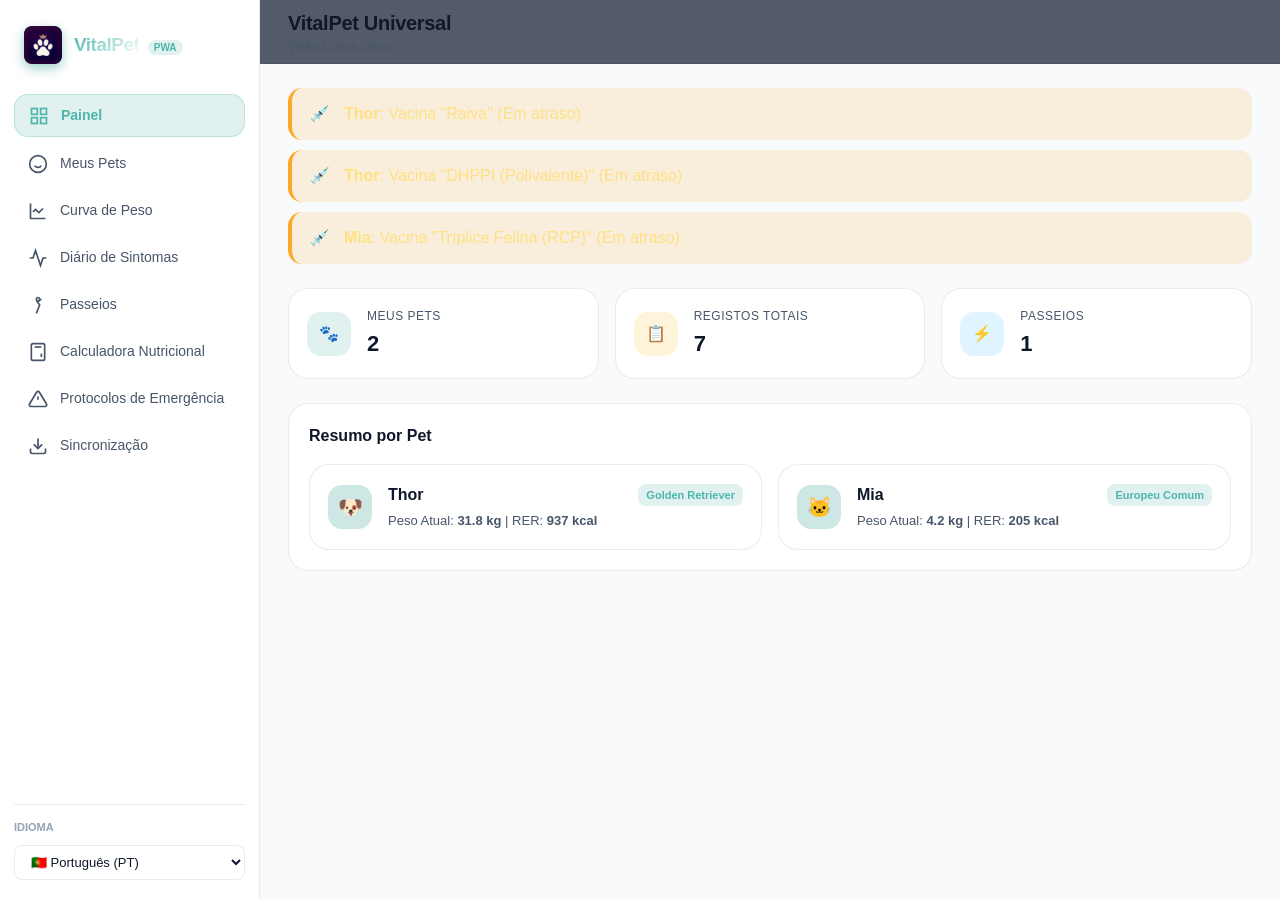
<file: index.html>
<!DOCTYPE html>
<html lang="pt">
<head>
  <meta charset="UTF-8">
  <meta name="viewport" content="width=device-width, initial-scale=1.0, maximum-scale=1.0, user-scalable=no">
  <title>VitalPet — Gestão Nutricional e Clínica Veterinária</title>
  
  <!-- PWA Meta Tags -->
  <link rel="manifest" href="./manifest.json">
  <meta name="theme-color" content="#00695C">
  <meta name="apple-mobile-web-app-capable" content="yes">
  <meta name="apple-mobile-web-app-status-bar-style" content="black-translucent">
  <link rel="apple-touch-icon" href="./icons/icon-192.png">
  <link rel="icon" type="image/png" href="./icons/icon-192.png">
  
  <!-- Stylesheets -->
  <link rel="stylesheet" href="./css/app.css">
</head>
<body class="theme-auto">
  <div class="app-container">
    
    <!-- Sidebar (Desktop / Tablet) -->
    <aside class="sidebar">
      <div class="brand">
        <div class="brand-icon">
          <img src="./icons/icon-192.png" alt="VitalPet Logo">
        </div>
        <div>
          <span class="brand-title">VitalPet</span>
          <span class="brand-badge">PWA</span>
        </div>
      </div>

      <ul class="nav-links">
        <li>
          <a class="nav-item active" data-tab="dashboard" onclick="switchTab('dashboard')">
            <svg viewBox="0 0 24 24" fill="none" stroke="currentColor" stroke-width="2"><rect x="3" y="3" width="7" height="7"/><rect x="14" y="3" width="7" height="7"/><rect x="14" y="14" width="7" height="7"/><rect x="3" y="14" width="7" height="7"/></svg>
            <span data-i18n="Painel">Painel</span>
          </a>
        </li>
        <li>
          <a class="nav-item" data-tab="pets" onclick="switchTab('pets')">
            <svg viewBox="0 0 24 24" fill="none" stroke="currentColor" stroke-width="2"><circle cx="12" cy="12" r="10"/><path d="M8 14s1.5 2 4 2 4-2 4-2"/><line x1="9" y1="9" x2="9.01" y2="9"/><line x1="15" y1="9" x2="15.01" y2="9"/></svg>
            <span data-i18n="Meus Pets">Meus Pets</span>
          </a>
        </li>
        <li>
          <a class="nav-item" data-tab="weight" onclick="switchTab('weight')">
            <svg viewBox="0 0 24 24" fill="none" stroke="currentColor" stroke-width="2"><path d="M3 3v18h18"/><path d="M18 9l-5 5-4-4-3 3"/></svg>
            <span data-i18n="Curva de Peso">Curva de Peso</span>
          </a>
        </li>
        <li>
          <a class="nav-item" data-tab="symptoms" onclick="switchTab('symptoms')">
            <svg viewBox="0 0 24 24" fill="none" stroke="currentColor" stroke-width="2"><path d="M22 12h-4l-3 9L9 3l-3 9H2"/></svg>
            <span data-i18n="Diário de Sintomas">Diário de Sintomas</span>
          </a>
        </li>
        <li>
          <a class="nav-item" data-tab="walks" onclick="switchTab('walks')">
            <svg viewBox="0 0 24 24" fill="none" stroke="currentColor" stroke-width="2"><circle cx="12" cy="5" r="2"/><path d="M10 22l4-10-3-4 5-3"/></svg>
            <span data-i18n="Passeios">Passeios</span>
          </a>
        </li>
        <li>
          <a class="nav-item" data-tab="calculator" onclick="switchTab('calculator')">
            <svg viewBox="0 0 24 24" fill="none" stroke="currentColor" stroke-width="2"><rect x="4" y="2" width="16" height="20" rx="2"/><line x1="8" y1="6" x2="16" y2="6"/><line x1="16" y1="14" x2="16" y2="18"/><path d="M8 10h.01"/><path d="M12 10h.01"/><path d="M16 10h.01"/><path d="M8 14h.01"/><path d="M12 14h.01"/><path d="M8 18h.01"/><path d="M12 18h.01"/></svg>
            <span data-i18n="Calculadora Nutricional">Calculadora WSAVA</span>
          </a>
        </li>
        <li>
          <a class="nav-item" data-tab="emergency" onclick="switchTab('emergency')">
            <svg viewBox="0 0 24 24" fill="none" stroke="currentColor" stroke-width="2"><path d="M10.29 3.86L1.82 18a2 2 0 0 0 1.71 3h16.94a2 2 0 0 0 1.71-3L13.71 3.86a2 2 0 0 0-3.42 0z"/><line x1="12" y1="9" x2="12" y2="13"/><line x1="12" y1="17" x2="12.01" y2="17"/></svg>
            <span data-i18n="Protocolos de Emergência">Emergências</span>
          </a>
        </li>
        <li>
          <a class="nav-item" data-tab="sync" onclick="switchTab('sync')">
            <svg viewBox="0 0 24 24" fill="none" stroke="currentColor" stroke-width="2"><path d="M21 15v4a2 2 0 0 1-2 2H5a2 2 0 0 1-2-2v-4"/><polyline points="7 10 12 15 17 10"/><line x1="12" y1="15" x2="12" y2="3"/></svg>
            <span data-i18n="Sincronização">Backup & Sync</span>
          </a>
        </li>
      </ul>

      <div class="sidebar-footer">
        <label style="font-size:11px; font-weight:700; color:var(--text-dim); text-transform:uppercase;" data-i18n="Idioma">Idioma</label>
        <select id="language-select" class="lang-selector"></select>
      </div>
    </aside>

    <!-- Main App Body -->
    <main class="main-wrapper">
      <header class="top-header">
        <div class="header-title-group">
          <h1>VitalPet Universal</h1>
          <p data-i18n="Visão Clínica Geral">Gestão Nutricional e Clínica Veterinária</p>
        </div>
        <div class="header-actions">
          <button id="pwa-install-btn" class="btn btn-primary" style="display:none;">
            <span>⬇️</span> <span data-i18n="Instalar PWA">Instalar PWA</span>
          </button>
        </div>
      </header>

      <div class="content-body">
        
        <!-- Tab 1: Dashboard -->
        <section id="tab-dashboard" class="tab-page active">
          <!-- Alertas Clínicos -->
          <div id="dash-alerts-container" class="alerts-container"></div>

          <!-- Estatísticas Globais -->
          <div class="grid-stats">
            <div class="stat-card">
              <div class="stat-icon" style="background:var(--primary-soft); color:var(--primary-light);">🐾</div>
              <div class="stat-info">
                <h4 data-i18n="Meus Pets">Meus Pets</h4>
                <div id="stat-total-pets" class="stat-value">0</div>
              </div>
            </div>
            <div class="stat-card">
              <div class="stat-icon" style="background:var(--accent-soft); color:var(--accent);">📋</div>
              <div class="stat-info">
                <h4 data-i18n="Registos Totais">Registos Totais</h4>
                <div id="stat-total-logs" class="stat-value">0</div>
              </div>
            </div>
            <div class="stat-card">
              <div class="stat-icon" style="background:var(--info-soft); color:var(--info);">⚡</div>
              <div class="stat-info">
                <h4 data-i18n="Passeios">Passeios</h4>
                <div id="stat-total-walks" class="stat-value">0</div>
              </div>
            </div>
          </div>

          <!-- Resumo de Pets -->
          <div class="panel">
            <div class="panel-header">
              <h3 class="panel-title" data-i18n="Resumo por Pet">Resumo por Pet</h3>
            </div>
            <div id="dash-pets-grid" style="display:grid; grid-template-columns:repeat(auto-fit, minmax(280px, 1fr)); gap:16px;"></div>
          </div>
        </section>

        <!-- Tab 2: Pets View -->
        <section id="tab-pets" class="tab-page">
          <div class="panel-header" style="margin-bottom:20px; display:flex; justify-content:space-between; align-items:center;">
            <h2 data-i18n="Meus Pets">Meus Pets</h2>
            <button class="btn btn-primary" onclick="openModal('modal-add-pet')">
              <span>+</span> <span data-i18n="Adicionar Pet">Adicionar Pet</span>
            </button>
          </div>
          <div id="pets-list-container"></div>
        </section>

        <!-- Tab 3: Weight Evolution -->
        <section id="tab-weight" class="tab-page">
          <div class="split-layout">
            <div class="panel">
              <h3 class="panel-title" style="margin-bottom:12px;" data-i18n="Selecionar Pet">Selecionar Pet</h3>
              <div id="weight-pet-chips" class="pet-chips-list"></div>
              <button class="btn btn-primary" style="width:100%;" onclick="openModal('modal-add-weight')">
                <span>+</span> <span data-i18n="Novo Registo de Peso">Novo Registo de Peso</span>
              </button>
            </div>
            <div class="panel">
              <div class="panel-header">
                <h3 class="panel-title"><span id="weight-pet-name">Pet</span> — <span data-i18n="Curva de Peso">Curva de Peso</span></h3>
              </div>
              <div class="chart-container">
                <svg id="weight-chart-svg" class="chart-svg"></svg>
              </div>
              <h4 style="margin:20px 0 10px; font-size:14px;" data-i18n="Histórico Clínico">Histórico Clínico</h4>
              <div id="weight-logs-list" class="timeline-list"></div>
            </div>
          </div>
        </section>

        <!-- Tab 4: Symptom Journal -->
        <section id="tab-symptoms" class="tab-page">
          <div class="split-layout">
            <div class="panel">
              <h3 class="panel-title" style="margin-bottom:12px;" data-i18n="Selecionar Pet">Selecionar Pet</h3>
              <div id="symptoms-pet-chips" class="pet-chips-list"></div>
              <button class="btn btn-primary" style="width:100%;" onclick="openModal('modal-add-symptom')">
                <span>+</span> <span data-i18n="Registar Sintoma">Registar Sintoma</span>
              </button>
            </div>
            <div class="panel">
              <div class="panel-header">
                <h3 class="panel-title"><span id="symptoms-pet-name">Pet</span> — <span data-i18n="Diário de Sintomas">Diário Clínico</span></h3>
              </div>
              <div id="symptoms-logs-list" class="timeline-list"></div>
            </div>
          </div>
        </section>

        <!-- Tab 5: Walks View -->
        <section id="tab-walks" class="tab-page">
          <div class="split-layout">
            <div class="panel">
              <h3 class="panel-title" style="margin-bottom:12px;" data-i18n="Selecionar Pet">Selecionar Pet</h3>
              <div id="walks-pet-chips" class="pet-chips-list"></div>
            </div>
            <div class="panel">
              <div class="panel-header">
                <h3 class="panel-title"><span id="walks-pet-name">Pet</span> — <span data-i18n="Histórico de Passeios">Histórico de Passeios</span></h3>
              </div>
              <div id="walks-logs-list" class="timeline-list"></div>
            </div>
          </div>
        </section>

        <!-- Tab 6: Nutritional Calculator WSAVA -->
        <section id="tab-calculator" class="tab-page">
          <div class="split-layout">
            <div class="panel">
              <h3 class="panel-title" style="margin-bottom:16px;" data-i18n="Parâmetros WSAVA">Parâmetros WSAVA</h3>
              <div class="form-group" style="margin-bottom:12px;">
                <label data-i18n="Peso Atual">Peso (kg)</label>
                <input id="calc-weight" type="number" step="0.1" class="form-input" value="10" oninput="recomputeNutrition()">
              </div>
              <div class="form-group" style="margin-bottom:12px;">
                <label data-i18n="Espécie">Espécie</label>
                <select id="calc-species" class="form-select" onchange="recomputeNutrition()">
                  <option value="DOG" selected>Cão (Canino)</option>
                  <option value="CAT">Gato (Felino)</option>
                </select>
              </div>
              <div class="form-group" style="margin-bottom:12px;">
                <label data-i18n="Estado Fisiológico">Estado Fisiológico</label>
                <select id="calc-stage" class="form-select" onchange="recomputeNutrition()">
                  <option value="MAINTENANCE" selected data-i18n="Adulto Manutenção">Adulto Manutenção</option>
                  <option value="WEIGHT_LOSS" data-i18n="Perda de Peso (Obesidade)">Perda de Peso (Obesidade)</option>
                  <option value="PUPPY" data-i18n="Cachorro / Filhote">Cachorro / Filhote</option>
                  <option value="SENIOR" data-i18n="Sénior / Geriátrico">Sénior / Geriátrico</option>
                </select>
              </div>
              <div class="form-group" style="margin-bottom:12px;">
                <label data-i18n="Esterilizado?">Esterilizado?</label>
                <select id="calc-neutered" class="form-select" onchange="recomputeNutrition()">
                  <option value="true" selected data-i18n="Sim (Castrado)">Sim (Castrado)</option>
                  <option value="false" data-i18n="Não (Inteiro)">Não (Inteiro)</option>
                </select>
              </div>
              <div class="form-group">
                <label data-i18n="Densidade Calórica da Ração (kcal/kg)">Densidade Calórica da Ração (kcal/kg)</label>
                <input id="calc-kcal" type="number" class="form-input" value="3750" oninput="recomputeNutrition()">
              </div>
            </div>

            <div class="panel">
              <h3 class="panel-title" style="margin-bottom:16px;" data-i18n="Resultado Metabólico WSAVA">Resultado Metabólico WSAVA</h3>
              <div class="grid-stats">
                <div class="stat-card">
                  <div class="stat-info">
                    <h4>RER (Basal)</h4>
                    <div id="calc-rer-val" class="stat-value" style="color:var(--primary-light);">--</div>
                  </div>
                </div>
                <div class="stat-card">
                  <div class="stat-info">
                    <h4>Fator DER</h4>
                    <div id="calc-factor-val" class="stat-value" style="color:var(--accent);">--</div>
                  </div>
                </div>
                <div class="stat-card">
                  <div class="stat-info">
                    <h4>DER Total</h4>
                    <div id="calc-der-val" class="stat-value" style="color:#66BB6A;">--</div>
                  </div>
                </div>
                <div class="stat-card">
                  <div class="stat-info">
                    <h4>Dose Diária Recomendada</h4>
                    <div id="calc-grams-val" class="stat-value" style="color:#29B6F6;">--</div>
                  </div>
                </div>
              </div>
              <p style="font-size:12px; color:var(--text-muted); margin-top:14px;">
                Fórmula oficial WSAVA: <code>RER = 70 × (peso em kg)^0.75</code>. Doses e multiplicadores validados pelas diretrizes globais de nutrição veterinária.
              </p>
            </div>
          </div>
        </section>

        <!-- Tab 7: Emergency Protocols -->
        <section id="tab-emergency" class="tab-page">
          <div class="panel">
            <h2 style="font-size:18px; font-weight:800; color:var(--danger); margin-bottom:16px;">
              🚨 <span data-i18n="Protocolos de Socorro Imediato">Protocolos de Socorro Imediato</span>
            </h2>
            <div style="display:grid; grid-template-columns:repeat(auto-fit, minmax(280px, 1fr)); gap:16px;">
              <div class="log-card" style="border-left: 4px solid var(--danger);">
                <h3 style="font-size:15px; font-weight:700; color:#EF5350;" data-i18n="Intoxicação / Alimentos Tóxicos">Intoxicação / Alimentos Tóxicos</h3>
                <p style="font-size:13px; color:var(--text-muted); margin-top:6px;">
                  Chocolate, uvas, cebola, alho ou xilitol. <strong>NÃO induzir o vómito</strong> se o animal ingeriu substâncias corrosivas ou estiver inconsciente.
                </p>
              </div>
              <div class="log-card" style="border-left: 4px solid #FFA726;">
                <h3 style="font-size:15px; font-weight:700; color:#FFA726;" data-i18n="Golpe de Calor (Hipertermia)">Golpe de Calor (Hipertermia)</h3>
                <p style="font-size:13px; color:var(--text-muted); margin-top:6px;">
                  Arrefeça com água fresca a morna (NUNCA água gelada). Foque nas patas, virilha e pescoço. Dirija-se imediatamente ao hospital.
                </p>
              </div>
              <div class="log-card" style="border-left: 4px solid #42A5F5;">
                <h3 style="font-size:15px; font-weight:700; color:#42A5F5;" data-i18n="Engasgamento">Engasgamento</h3>
                <p style="font-size:13px; color:var(--text-muted); margin-top:6px;">
                  Abra a boca e verifique corpos estranhos visíveis. Se o animal colapsar, aplique manobra de Heimlich adaptada para cães/gatos.
                </p>
              </div>
            </div>
          </div>
        </section>

        <!-- Tab 8: Backup & Sync -->
        <section id="tab-sync" class="tab-page">
          <div class="panel" style="max-width:600px;">
            <h3 class="panel-title" style="margin-bottom:16px;" data-i18n="Sincronização">Sincronização e Backup Universal</h3>
            <p style="font-size:13px; color:var(--text-muted); margin-bottom:20px;">
              O VitalPet PWA é 100% compatível com a aplicação Android, iOS e Windows. Pode exportar o seu ficheiro de dados ou importar um backup gerado em qualquer dispositivo.
            </p>
            <div style="display:flex; gap:12px; flex-wrap:wrap;">
              <button class="btn btn-primary" onclick="PetStore.exportBackup()">
                <span>⬇️</span> <span data-i18n="Exportar Backup">Exportar Backup JSON</span>
              </button>
              <label class="btn btn-outline" style="cursor:pointer;">
                <span>⬆️</span> <span data-i18n="Importar Backup">Importar Backup JSON</span>
                <input type="file" accept=".json" style="display:none;" onchange="
                  const file = this.files[0];
                  if (file) {
                    const reader = new FileReader();
                    reader.onload = (e) => PetStore.importBackup(e.target.result);
                    reader.readAsText(file);
                  }
                ">
              </label>
            </div>
          </div>
        </section>

      </div>
    </main>

    <!-- Mobile Bottom Navigation -->
    <nav class="mobile-nav">
      <a class="mobile-nav-item active" data-tab="dashboard" onclick="switchTab('dashboard')">
        <span>📊</span><span data-i18n="Painel">Painel</span>
      </a>
      <a class="mobile-nav-item" data-tab="weight" onclick="switchTab('weight')">
        <span>📈</span><span data-i18n="Curva de Peso">Peso</span>
      </a>
      <a class="mobile-nav-item" data-tab="symptoms" onclick="switchTab('symptoms')">
        <span>🩺</span><span data-i18n="Diário de Sintomas">Sintomas</span>
      </a>
      <a class="mobile-nav-item" data-tab="calculator" onclick="switchTab('calculator')">
        <span>🧮</span><span>WSAVA</span>
      </a>
      <a class="mobile-nav-item" data-tab="sync" onclick="switchTab('sync')">
        <span>🔄</span><span data-i18n="Sincronização">Sync</span>
      </a>
    </nav>
  </div>

  <!-- Modal: Adicionar Pet -->
  <div id="modal-add-pet" class="modal-overlay">
    <div class="modal-box">
      <h3 style="font-size:16px; font-weight:700;" data-i18n="Adicionar Pet">Adicionar Pet</h3>
      <div class="form-group">
        <label data-i18n="Nome">Nome</label>
        <input id="new-pet-name" type="text" class="form-input" placeholder="Ex: Bobi, Luna">
      </div>
      <div class="form-group">
        <label data-i18n="Espécie">Espécie</label>
        <select id="new-pet-species" class="form-select">
          <option value="DOG" selected>Cão (Canino)</option>
          <option value="CAT">Gato (Felino)</option>
        </select>
      </div>
      <div class="form-group">
        <label data-i18n="Raça">Raça</label>
        <input id="new-pet-breed" type="text" class="form-input" placeholder="Ex: Labrador, Europeu Comum">
      </div>
      <div class="form-group">
        <label data-i18n="Peso Atual">Peso Atual (kg)</label>
        <input id="new-pet-weight" type="number" step="0.1" class="form-input" placeholder="Ex: 12.5">
      </div>
      <div class="form-group">
        <label data-i18n="Peso Alvo">Peso Alvo (kg)</label>
        <input id="new-pet-target-weight" type="number" step="0.1" class="form-input" placeholder="Ex: 12.0">
      </div>
      <div class="form-group">
        <label data-i18n="Esterilizado?">Esterilizado?</label>
        <select id="new-pet-neutered" class="form-select">
          <option value="true" selected data-i18n="Sim (Castrado)">Sim (Castrado)</option>
          <option value="false" data-i18n="Não (Inteiro)">Não (Inteiro)</option>
        </select>
      </div>
      <div style="display:flex; justify-content:flex-end; gap:8px; margin-top:10px;">
        <button class="btn btn-outline" onclick="closeModal('modal-add-pet')" data-i18n="Cancelar">Cancelar</button>
        <button class="btn btn-primary" onclick="saveNewPet()" data-i18n="Guardar">Guardar</button>
      </div>
    </div>
  </div>

  <!-- Modal: Novo Registo de Peso -->
  <div id="modal-add-weight" class="modal-overlay">
    <div class="modal-box">
      <h3 style="font-size:16px; font-weight:700;" data-i18n="Novo Registo de Peso">Novo Registo de Peso</h3>
      <div class="form-group">
        <label data-i18n="Peso (kg)">Peso (kg)</label>
        <input id="new-weight-val" type="number" step="0.05" class="form-input" placeholder="Ex: 31.8">
      </div>
      <div class="form-group">
        <label data-i18n="Nota (opcional)">Nota (opcional)</label>
        <input id="new-weight-note" type="text" class="form-input" placeholder="Ex: Pesagem na clínica">
      </div>
      <div style="display:flex; justify-content:flex-end; gap:8px; margin-top:10px;">
        <button class="btn btn-outline" onclick="closeModal('modal-add-weight')" data-i18n="Cancelar">Cancelar</button>
        <button class="btn btn-primary" onclick="saveWeightLog()" data-i18n="Guardar">Guardar</button>
      </div>
    </div>
  </div>

  <!-- Modal: Registar Sintoma -->
  <div id="modal-add-symptom" class="modal-overlay">
    <div class="modal-box">
      <h3 style="font-size:16px; font-weight:700;" data-i18n="Registar Sintoma">Registar Sintoma</h3>
      <div class="form-group">
        <label data-i18n="Score Fecal WSAVA">Score Fecal (1-7)</label>
        <select id="new-fecal-score" class="form-select">
          <option value="1">Score 1: Muito dura e seca (obstipação)</option>
          <option value="2" selected>Score 2: Firme e bem formada (ideal)</option>
          <option value="3">Score 3: Húmida com forma definida</option>
          <option value="4">Score 4: Muito húmida e pastosa</option>
          <option value="5">Score 5: Semiformada e viscosa</option>
          <option value="6">Score 6: Pastosa sem consistência</option>
          <option value="7">Score 7: Diarreia aquosa líquida</option>
        </select>
      </div>
      <div class="form-group">
        <label data-i18n="Episódios de Vómito">Episódios de Vómito</label>
        <input id="new-vomiting-val" type="number" min="0" value="0" class="form-input">
      </div>
      <div class="form-group">
        <label data-i18n="Apetite">Apetite</label>
        <select id="new-appetite-val" class="form-select">
          <option value="NORMAL" selected>Normal</option>
          <option value="DECREASED">Diminuído</option>
          <option value="ANOREXIC">Recusa Total</option>
          <option value="INCREASED">Aumentado (Polifagia)</option>
        </select>
      </div>
      <div class="form-group">
        <label data-i18n="Energia">Energia</label>
        <select id="new-energy-val" class="form-select">
          <option value="NORMAL" selected>Normal</option>
          <option value="LOW">Baixa Energia</option>
          <option value="LETHARGIC">Letárgico / Prostrado</option>
          <option value="HIGH">Muito Ativo / Agitado</option>
        </select>
      </div>
      <div class="form-group">
        <label data-i18n="Consumo de Água">Consumo de Água</label>
        <select id="new-water-val" class="form-select">
          <option value="NORMAL" selected>Normal</option>
          <option value="DECREASED">Diminuição (Pouca Água)</option>
          <option value="INCREASED">Aumento Excessivo (Polidipsia)</option>
        </select>
      </div>
      <div class="form-group">
        <label data-i18n="Notas Clínicas">Notas Clínicas</label>
        <textarea id="new-symptom-notes" class="form-textarea" rows="2"></textarea>
      </div>
      <div style="display:flex; justify-content:flex-end; gap:8px; margin-top:10px;">
        <button class="btn btn-outline" onclick="closeModal('modal-add-symptom')" data-i18n="Cancelar">Cancelar</button>
        <button class="btn btn-primary" onclick="saveSymptomLog()" data-i18n="Guardar">Guardar</button>
      </div>
    </div>
  </div>

  <!-- Scripts -->
  <script src="./js/app.js"></script>
</body>
</html>
</file>
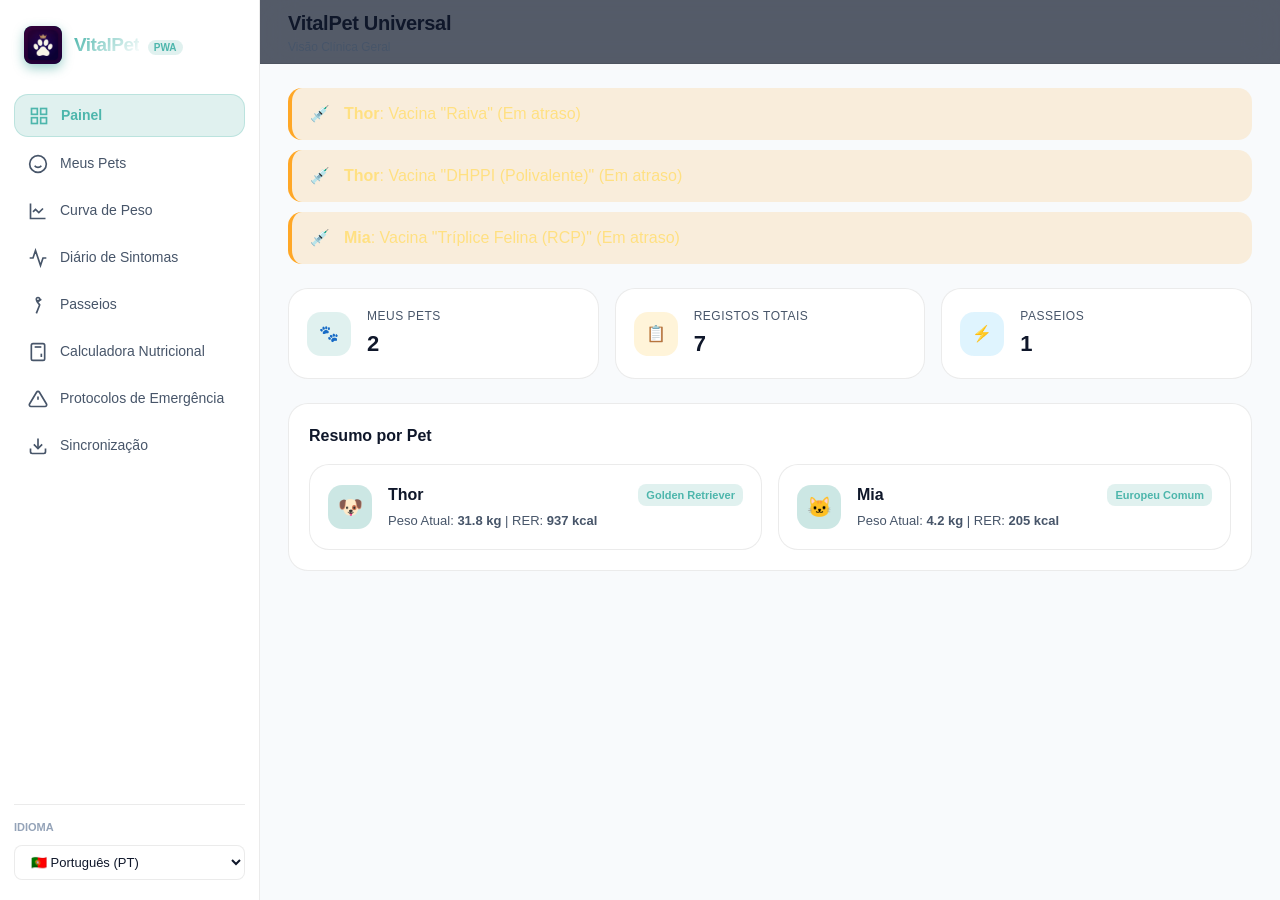
<file: pwa/index.html>
<!DOCTYPE html>
<html lang="pt">
<head>
  <meta charset="UTF-8">
  <meta name="viewport" content="width=device-width, initial-scale=1.0, maximum-scale=1.0, user-scalable=no">
  <title>VitalPet — Gestão Nutricional e Clínica Veterinária</title>
  
  <!-- PWA Meta Tags -->
  <link rel="manifest" href="./manifest.json">
  <meta name="theme-color" content="#00695C">
  <meta name="apple-mobile-web-app-capable" content="yes">
  <meta name="apple-mobile-web-app-status-bar-style" content="black-translucent">
  <link rel="apple-touch-icon" href="./icons/icon-192.png">
  <link rel="icon" type="image/png" href="./icons/icon-192.png">
  
  <!-- Stylesheets -->
  <link rel="stylesheet" href="./css/app.css">
</head>
<body class="theme-auto">
  <div class="app-container">
    
    <!-- Sidebar (Desktop / Tablet) -->
    <aside class="sidebar">
      <div class="brand">
        <div class="brand-icon">
          <img src="./icons/icon-192.png" alt="VitalPet Logo">
        </div>
        <div>
          <span class="brand-title">VitalPet</span>
          <span class="brand-badge">PWA</span>
        </div>
      </div>

      <ul class="nav-links">
        <li>
          <a class="nav-item active" data-tab="dashboard" onclick="switchTab('dashboard')">
            <svg viewBox="0 0 24 24" fill="none" stroke="currentColor" stroke-width="2"><rect x="3" y="3" width="7" height="7"/><rect x="14" y="3" width="7" height="7"/><rect x="14" y="14" width="7" height="7"/><rect x="3" y="14" width="7" height="7"/></svg>
            <span data-i18n="Painel">Painel</span>
          </a>
        </li>
        <li>
          <a class="nav-item" data-tab="pets" onclick="switchTab('pets')">
            <svg viewBox="0 0 24 24" fill="none" stroke="currentColor" stroke-width="2"><circle cx="12" cy="12" r="10"/><path d="M8 14s1.5 2 4 2 4-2 4-2"/><line x1="9" y1="9" x2="9.01" y2="9"/><line x1="15" y1="9" x2="15.01" y2="9"/></svg>
            <span data-i18n="Meus Pets">Meus Pets</span>
          </a>
        </li>
        <li>
          <a class="nav-item" data-tab="weight" onclick="switchTab('weight')">
            <svg viewBox="0 0 24 24" fill="none" stroke="currentColor" stroke-width="2"><path d="M3 3v18h18"/><path d="M18 9l-5 5-4-4-3 3"/></svg>
            <span data-i18n="Curva de Peso">Curva de Peso</span>
          </a>
        </li>
        <li>
          <a class="nav-item" data-tab="symptoms" onclick="switchTab('symptoms')">
            <svg viewBox="0 0 24 24" fill="none" stroke="currentColor" stroke-width="2"><path d="M22 12h-4l-3 9L9 3l-3 9H2"/></svg>
            <span data-i18n="Diário de Sintomas">Diário de Sintomas</span>
          </a>
        </li>
        <li>
          <a class="nav-item" data-tab="walks" onclick="switchTab('walks')">
            <svg viewBox="0 0 24 24" fill="none" stroke="currentColor" stroke-width="2"><circle cx="12" cy="5" r="2"/><path d="M10 22l4-10-3-4 5-3"/></svg>
            <span data-i18n="Passeios">Passeios</span>
          </a>
        </li>
        <li>
          <a class="nav-item" data-tab="calculator" onclick="switchTab('calculator')">
            <svg viewBox="0 0 24 24" fill="none" stroke="currentColor" stroke-width="2"><rect x="4" y="2" width="16" height="20" rx="2"/><line x1="8" y1="6" x2="16" y2="6"/><line x1="16" y1="14" x2="16" y2="18"/><path d="M8 10h.01"/><path d="M12 10h.01"/><path d="M16 10h.01"/><path d="M8 14h.01"/><path d="M12 14h.01"/><path d="M8 18h.01"/><path d="M12 18h.01"/></svg>
            <span data-i18n="Calculadora Nutricional">Calculadora WSAVA</span>
          </a>
        </li>
        <li>
          <a class="nav-item" data-tab="emergency" onclick="switchTab('emergency')">
            <svg viewBox="0 0 24 24" fill="none" stroke="currentColor" stroke-width="2"><path d="M10.29 3.86L1.82 18a2 2 0 0 0 1.71 3h16.94a2 2 0 0 0 1.71-3L13.71 3.86a2 2 0 0 0-3.42 0z"/><line x1="12" y1="9" x2="12" y2="13"/><line x1="12" y1="17" x2="12.01" y2="17"/></svg>
            <span data-i18n="Protocolos de Emergência">Emergências</span>
          </a>
        </li>
        <li>
          <a class="nav-item" data-tab="sync" onclick="switchTab('sync')">
            <svg viewBox="0 0 24 24" fill="none" stroke="currentColor" stroke-width="2"><path d="M21 15v4a2 2 0 0 1-2 2H5a2 2 0 0 1-2-2v-4"/><polyline points="7 10 12 15 17 10"/><line x1="12" y1="15" x2="12" y2="3"/></svg>
            <span data-i18n="Sincronização">Backup & Sync</span>
          </a>
        </li>
      </ul>

      <div class="sidebar-footer">
        <label style="font-size:11px; font-weight:700; color:var(--text-dim); text-transform:uppercase;" data-i18n="Idioma">Idioma</label>
        <select id="language-select" class="lang-selector"></select>
      </div>
    </aside>

    <!-- Main App Body -->
    <main class="main-wrapper">
      <header class="top-header">
        <div class="header-title-group">
          <h1>VitalPet Universal</h1>
          <p data-i18n="Visão Clínica Geral">Gestão Nutricional e Clínica Veterinária</p>
        </div>
        <div class="header-actions">
          <button id="pwa-install-btn" class="btn btn-primary" style="display:none;">
            <span>⬇️</span> <span data-i18n="Instalar PWA">Instalar PWA</span>
          </button>
        </div>
      </header>

      <div class="content-body">
        
        <!-- Tab 1: Dashboard -->
        <section id="tab-dashboard" class="tab-page active">
          <!-- Alertas Clínicos -->
          <div id="dash-alerts-container" class="alerts-container"></div>

          <!-- Estatísticas Globais -->
          <div class="grid-stats">
            <div class="stat-card">
              <div class="stat-icon" style="background:var(--primary-soft); color:var(--primary-light);">🐾</div>
              <div class="stat-info">
                <h4 data-i18n="Meus Pets">Meus Pets</h4>
                <div id="stat-total-pets" class="stat-value">0</div>
              </div>
            </div>
            <div class="stat-card">
              <div class="stat-icon" style="background:var(--accent-soft); color:var(--accent);">📋</div>
              <div class="stat-info">
                <h4 data-i18n="Registos Totais">Registos Totais</h4>
                <div id="stat-total-logs" class="stat-value">0</div>
              </div>
            </div>
            <div class="stat-card">
              <div class="stat-icon" style="background:var(--info-soft); color:var(--info);">⚡</div>
              <div class="stat-info">
                <h4 data-i18n="Passeios">Passeios</h4>
                <div id="stat-total-walks" class="stat-value">0</div>
              </div>
            </div>
          </div>

          <!-- Resumo de Pets -->
          <div class="panel">
            <div class="panel-header">
              <h3 class="panel-title" data-i18n="Resumo por Pet">Resumo por Pet</h3>
            </div>
            <div id="dash-pets-grid" style="display:grid; grid-template-columns:repeat(auto-fit, minmax(280px, 1fr)); gap:16px;"></div>
          </div>
        </section>

        <!-- Tab 2: Pets View -->
        <section id="tab-pets" class="tab-page">
          <div class="panel-header" style="margin-bottom:20px; display:flex; justify-content:space-between; align-items:center;">
            <h2 data-i18n="Meus Pets">Meus Pets</h2>
            <button class="btn btn-primary" onclick="openModal('modal-add-pet')">
              <span>+</span> <span data-i18n="Adicionar Pet">Adicionar Pet</span>
            </button>
          </div>
          <div id="pets-list-container"></div>
        </section>

        <!-- Tab 3: Weight Evolution -->
        <section id="tab-weight" class="tab-page">
          <div class="split-layout">
            <div class="panel">
              <h3 class="panel-title" style="margin-bottom:12px;" data-i18n="Selecionar Pet">Selecionar Pet</h3>
              <div id="weight-pet-chips" class="pet-chips-list"></div>
              <button class="btn btn-primary" style="width:100%;" onclick="openModal('modal-add-weight')">
                <span>+</span> <span data-i18n="Novo Registo de Peso">Novo Registo de Peso</span>
              </button>
            </div>
            <div class="panel">
              <div class="panel-header">
                <h3 class="panel-title"><span id="weight-pet-name">Pet</span> — <span data-i18n="Curva de Peso">Curva de Peso</span></h3>
              </div>
              <div class="chart-container">
                <svg id="weight-chart-svg" class="chart-svg"></svg>
              </div>
              <h4 style="margin:20px 0 10px; font-size:14px;" data-i18n="Histórico Clínico">Histórico Clínico</h4>
              <div id="weight-logs-list" class="timeline-list"></div>
            </div>
          </div>
        </section>

        <!-- Tab 4: Symptom Journal -->
        <section id="tab-symptoms" class="tab-page">
          <div class="split-layout">
            <div class="panel">
              <h3 class="panel-title" style="margin-bottom:12px;" data-i18n="Selecionar Pet">Selecionar Pet</h3>
              <div id="symptoms-pet-chips" class="pet-chips-list"></div>
              <button class="btn btn-primary" style="width:100%;" onclick="openModal('modal-add-symptom')">
                <span>+</span> <span data-i18n="Registar Sintoma">Registar Sintoma</span>
              </button>
            </div>
            <div class="panel">
              <div class="panel-header">
                <h3 class="panel-title"><span id="symptoms-pet-name">Pet</span> — <span data-i18n="Diário de Sintomas">Diário Clínico</span></h3>
              </div>
              <div id="symptoms-logs-list" class="timeline-list"></div>
            </div>
          </div>
        </section>

        <!-- Tab 5: Walks View -->
        <section id="tab-walks" class="tab-page">
          <div class="split-layout">
            <div class="panel">
              <h3 class="panel-title" style="margin-bottom:12px;" data-i18n="Selecionar Pet">Selecionar Pet</h3>
              <div id="walks-pet-chips" class="pet-chips-list"></div>
            </div>
            <div class="panel">
              <div class="panel-header">
                <h3 class="panel-title"><span id="walks-pet-name">Pet</span> — <span data-i18n="Histórico de Passeios">Histórico de Passeios</span></h3>
              </div>
              <div id="walks-logs-list" class="timeline-list"></div>
            </div>
          </div>
        </section>

        <!-- Tab 6: Nutritional Calculator WSAVA -->
        <section id="tab-calculator" class="tab-page">
          <div class="split-layout">
            <div class="panel">
              <h3 class="panel-title" style="margin-bottom:16px;" data-i18n="Parâmetros WSAVA">Parâmetros WSAVA</h3>
              <div class="form-group" style="margin-bottom:12px;">
                <label data-i18n="Peso Atual">Peso (kg)</label>
                <input id="calc-weight" type="number" step="0.1" class="form-input" value="10" oninput="recomputeNutrition()">
              </div>
              <div class="form-group" style="margin-bottom:12px;">
                <label data-i18n="Espécie">Espécie</label>
                <select id="calc-species" class="form-select" onchange="recomputeNutrition()">
                  <option value="DOG" selected data-i18n="Cão (Canino)">Cão (Canino)</option>
                  <option value="CAT" data-i18n="Gato (Felino)">Gato (Felino)</option>
                </select>
              </div>
              <div class="form-group" style="margin-bottom:12px;">
                <label data-i18n="Estado Fisiológico">Estado Fisiológico</label>
                <select id="calc-stage" class="form-select" onchange="recomputeNutrition()">
                  <option value="MAINTENANCE" selected data-i18n="Adulto Manutenção">Adulto Manutenção</option>
                  <option value="WEIGHT_LOSS" data-i18n="Perda de Peso (Obesidade)">Perda de Peso (Obesidade)</option>
                  <option value="PUPPY" data-i18n="Cachorro / Filhote">Cachorro / Filhote</option>
                  <option value="SENIOR" data-i18n="Sénior / Geriátrico">Sénior / Geriátrico</option>
                </select>
              </div>
              <div class="form-group" style="margin-bottom:12px;">
                <label data-i18n="Esterilizado?">Esterilizado?</label>
                <select id="calc-neutered" class="form-select" onchange="recomputeNutrition()">
                  <option value="true" selected data-i18n="Sim (Castrado)">Sim (Castrado)</option>
                  <option value="false" data-i18n="Não (Inteiro)">Não (Inteiro)</option>
                </select>
              </div>
              <div class="form-group">
                <label data-i18n="Densidade Calórica da Ração (kcal/kg)">Densidade Calórica da Ração (kcal/kg)</label>
                <input id="calc-kcal" type="number" class="form-input" value="3750" oninput="recomputeNutrition()">
              </div>
            </div>

            <div class="panel">
              <h3 class="panel-title" style="margin-bottom:16px;" data-i18n="Resultado Metabólico WSAVA">Resultado Metabólico WSAVA</h3>
              <div class="grid-stats">
                <div class="stat-card">
                  <div class="stat-info">
                    <h4>RER (Basal)</h4>
                    <div id="calc-rer-val" class="stat-value" style="color:var(--primary-light);">--</div>
                  </div>
                </div>
                <div class="stat-card">
                  <div class="stat-info">
                    <h4>Fator DER</h4>
                    <div id="calc-factor-val" class="stat-value" style="color:var(--accent);">--</div>
                  </div>
                </div>
                <div class="stat-card">
                  <div class="stat-info">
                    <h4>DER Total</h4>
                    <div id="calc-der-val" class="stat-value" style="color:#66BB6A;">--</div>
                  </div>
                </div>
                <div class="stat-card">
                  <div class="stat-info">
                    <h4>Dose Diária Recomendada</h4>
                    <div id="calc-grams-val" class="stat-value" style="color:#29B6F6;">--</div>
                  </div>
                </div>
              </div>
              <p style="font-size:12px; color:var(--text-muted); margin-top:14px;">
                Fórmula oficial WSAVA: <code>RER = 70 × (peso em kg)^0.75</code>. Doses e multiplicadores validados pelas diretrizes globais de nutrição veterinária.
              </p>
            </div>
          </div>
        </section>

        <!-- Tab 7: Emergency Protocols -->
        <section id="tab-emergency" class="tab-page">
          <div class="panel">
            <h2 style="font-size:18px; font-weight:800; color:var(--danger); margin-bottom:16px;">
              🚨 <span data-i18n="Protocolos de Socorro Imediato">Protocolos de Socorro Imediato</span>
            </h2>
            <div style="display:grid; grid-template-columns:repeat(auto-fit, minmax(280px, 1fr)); gap:16px;">
              <div class="log-card" style="border-left: 4px solid var(--danger);">
                <h3 style="font-size:15px; font-weight:700; color:#EF5350;" data-i18n="Intoxicação / Alimentos Tóxicos">Intoxicação / Alimentos Tóxicos</h3>
                <p style="font-size:13px; color:var(--text-muted); margin-top:6px;" data-i18n="Desc.Intoxicação">
                  Chocolate, uvas, cebola, alho ou xilitol. <strong>NÃO induzir o vómito</strong> se o animal ingeriu substâncias corrosivas ou estiver inconsciente.
                </p>
              </div>
              <div class="log-card" style="border-left: 4px solid #FFA726;">
                <h3 style="font-size:15px; font-weight:700; color:#FFA726;" data-i18n="Golpe de Calor (Hipertermia)">Golpe de Calor (Hipertermia)</h3>
                <p style="font-size:13px; color:var(--text-muted); margin-top:6px;" data-i18n="Desc.Golpe de Calor">
                  Arrefeça com água fresca a morna (NUNCA água gelada). Foque nas patas, virilha e pescoço. Dirija-se imediatamente ao hospital.
                </p>
              </div>
              <div class="log-card" style="border-left: 4px solid #42A5F5;">
                <h3 style="font-size:15px; font-weight:700; color:#42A5F5;" data-i18n="Engasgamento">Engasgamento</h3>
                <p style="font-size:13px; color:var(--text-muted); margin-top:6px;" data-i18n="Desc.Engasgamento">
                  Abra a boca e verifique corpos estranhos visíveis. Se o animal colapsar, aplique manobra de Heimlich adaptada para cães/gatos.
                </p>
              </div>
            </div>
          </div>
        </section>

        <!-- Tab 8: Backup & Sync -->
        <section id="tab-sync" class="tab-page">
          <div class="panel" style="max-width:600px;">
            <h3 class="panel-title" style="margin-bottom:16px;" data-i18n="Sincronização">Sincronização e Backup Universal</h3>
            <p style="font-size:13px; color:var(--text-muted); margin-bottom:20px;" data-i18n="Desc.Backup">
              O VitalPet PWA é 100% compatível com a aplicação Android, iOS e Windows. Pode exportar o seu ficheiro de dados ou importar um backup gerado em qualquer dispositivo.
            </p>
            <div style="display:flex; gap:12px; flex-wrap:wrap;">
              <button class="btn btn-primary" onclick="PetStore.exportBackup()">
                <span>⬇️</span> <span data-i18n="Exportar Backup">Exportar Backup JSON</span>
              </button>
              <label class="btn btn-outline" style="cursor:pointer;">
                <span>⬆️</span> <span data-i18n="Importar Backup">Importar Backup JSON</span>
                <input type="file" accept=".json" style="display:none;" onchange="
                  const file = this.files[0];
                  if (file) {
                    const reader = new FileReader();
                    reader.onload = (e) => PetStore.importBackup(e.target.result);
                    reader.readAsText(file);
                  }
                ">
              </label>
            </div>
          </div>
        </section>

      </div>
    </main>

    <!-- Mobile Bottom Navigation -->
    <nav class="mobile-nav">
      <a class="mobile-nav-item active" data-tab="dashboard" onclick="switchTab('dashboard')">
        <span>📊</span><span data-i18n="Painel">Painel</span>
      </a>
      <a class="mobile-nav-item" data-tab="weight" onclick="switchTab('weight')">
        <span>📈</span><span data-i18n="Curva de Peso">Peso</span>
      </a>
      <a class="mobile-nav-item" data-tab="symptoms" onclick="switchTab('symptoms')">
        <span>🩺</span><span data-i18n="Diário de Sintomas">Sintomas</span>
      </a>
      <a class="mobile-nav-item" data-tab="calculator" onclick="switchTab('calculator')">
        <span>🧮</span><span>WSAVA</span>
      </a>
      <a class="mobile-nav-item" data-tab="sync" onclick="switchTab('sync')">
        <span>🔄</span><span data-i18n="Sincronização">Sync</span>
      </a>
    </nav>
  </div>

  <!-- Modal: Adicionar Pet -->
  <div id="modal-add-pet" class="modal-overlay">
    <div class="modal-box">
      <h3 style="font-size:16px; font-weight:700;" data-i18n="Adicionar Pet">Adicionar Pet</h3>
      <div class="form-group">
        <label data-i18n="Nome">Nome</label>
        <input id="new-pet-name" type="text" class="form-input" placeholder="Ex: Bobi, Luna">
      </div>
      <div class="form-group">
        <label data-i18n="Espécie">Espécie</label>
        <select id="new-pet-species" class="form-select">
          <option value="DOG" selected data-i18n="Cão (Canino)">Cão (Canino)</option>
          <option value="CAT" data-i18n="Gato (Felino)">Gato (Felino)</option>
        </select>
      </div>
      <div class="form-group">
        <label data-i18n="Raça">Raça</label>
        <input id="new-pet-breed" type="text" class="form-input" placeholder="Ex: Labrador, Europeu Comum">
      </div>
      <div class="form-group">
        <label data-i18n="Peso Atual">Peso Atual (kg)</label>
        <input id="new-pet-weight" type="number" step="0.1" class="form-input" placeholder="Ex: 12.5">
      </div>
      <div class="form-group">
        <label data-i18n="Peso Alvo">Peso Alvo (kg)</label>
        <input id="new-pet-target-weight" type="number" step="0.1" class="form-input" placeholder="Ex: 12.0">
      </div>
      <div class="form-group">
        <label data-i18n="Esterilizado?">Esterilizado?</label>
        <select id="new-pet-neutered" class="form-select">
          <option value="true" selected data-i18n="Sim (Castrado)">Sim (Castrado)</option>
          <option value="false" data-i18n="Não (Inteiro)">Não (Inteiro)</option>
        </select>
      </div>
      <div style="display:flex; justify-content:flex-end; gap:8px; margin-top:10px;">
        <button class="btn btn-outline" onclick="closeModal('modal-add-pet')" data-i18n="Cancelar">Cancelar</button>
        <button class="btn btn-primary" onclick="saveNewPet()" data-i18n="Guardar">Guardar</button>
      </div>
    </div>
  </div>

  <!-- Modal: Novo Registo de Peso -->
  <div id="modal-add-weight" class="modal-overlay">
    <div class="modal-box">
      <h3 style="font-size:16px; font-weight:700;" data-i18n="Novo Registo de Peso">Novo Registo de Peso</h3>
      <div class="form-group">
        <label data-i18n="Peso (kg)">Peso (kg)</label>
        <input id="new-weight-val" type="number" step="0.05" class="form-input" placeholder="Ex: 31.8">
      </div>
      <div class="form-group">
        <label data-i18n="Nota (opcional)">Nota (opcional)</label>
        <input id="new-weight-note" type="text" class="form-input" placeholder="Ex: Pesagem na clínica">
      </div>
      <div style="display:flex; justify-content:flex-end; gap:8px; margin-top:10px;">
        <button class="btn btn-outline" onclick="closeModal('modal-add-weight')" data-i18n="Cancelar">Cancelar</button>
        <button class="btn btn-primary" onclick="saveWeightLog()" data-i18n="Guardar">Guardar</button>
      </div>
    </div>
  </div>

  <!-- Modal: Registar Sintoma -->
  <div id="modal-add-symptom" class="modal-overlay">
    <div class="modal-box">
      <h3 style="font-size:16px; font-weight:700;" data-i18n="Registar Sintoma">Registar Sintoma</h3>
      <div class="form-group">
        <label data-i18n="Score Fecal WSAVA">Score Fecal (1-7)</label>
        <select id="new-fecal-score" class="form-select">
          <option value="1">Score 1: Muito dura e seca (obstipação)</option>
          <option value="2" selected>Score 2: Firme e bem formada (ideal)</option>
          <option value="3">Score 3: Húmida com forma definida</option>
          <option value="4">Score 4: Muito húmida e pastosa</option>
          <option value="5">Score 5: Semiformada e viscosa</option>
          <option value="6">Score 6: Pastosa sem consistência</option>
          <option value="7">Score 7: Diarreia aquosa líquida</option>
        </select>
      </div>
      <div class="form-group">
        <label data-i18n="Episódios de Vómito">Episódios de Vómito</label>
        <input id="new-vomiting-val" type="number" min="0" value="0" class="form-input">
      </div>
      <div class="form-group">
        <label data-i18n="Apetite">Apetite</label>
        <select id="new-appetite-val" class="form-select">
          <option value="NORMAL" selected data-i18n="Normal">Normal</option>
          <option value="DECREASED" data-i18n="Diminuído">Diminuído</option>
          <option value="ANOREXIC" data-i18n="Recusa Total">Recusa Total</option>
          <option value="INCREASED" data-i18n="Aumentado (Polifagia)">Aumentado (Polifagia)</option>
        </select>
      </div>
      <div class="form-group">
        <label data-i18n="Energia">Energia</label>
        <select id="new-energy-val" class="form-select">
          <option value="NORMAL" selected data-i18n="Normal">Normal</option>
          <option value="LOW" data-i18n="Baixa Energia">Baixa Energia</option>
          <option value="LETHARGIC" data-i18n="Letárgico / Prostrado">Letárgico / Prostrado</option>
          <option value="HIGH" data-i18n="Muito Ativo / Agitado">Muito Ativo / Agitado</option>
        </select>
      </div>
      <div class="form-group">
        <label data-i18n="Consumo de Água">Consumo de Água</label>
        <select id="new-water-val" class="form-select">
          <option value="NORMAL" selected data-i18n="Normal">Normal</option>
          <option value="DECREASED" data-i18n="Diminuição (Pouca Água)">Diminuição (Pouca Água)</option>
          <option value="INCREASED" data-i18n="Aumento Excessivo (Polidipsia)">Aumento Excessivo (Polidipsia)</option>
        </select>
      </div>
      <div class="form-group">
        <label data-i18n="Notas Clínicas">Notas Clínicas</label>
        <textarea id="new-symptom-notes" class="form-textarea" rows="2"></textarea>
      </div>
      <div style="display:flex; justify-content:flex-end; gap:8px; margin-top:10px;">
        <button class="btn btn-outline" onclick="closeModal('modal-add-symptom')" data-i18n="Cancelar">Cancelar</button>
        <button class="btn btn-primary" onclick="saveSymptomLog()" data-i18n="Guardar">Guardar</button>
      </div>
    </div>
  </div>

  <!-- Scripts -->
  <script src="./js/app.js"></script>
</body>
</html>
</file>
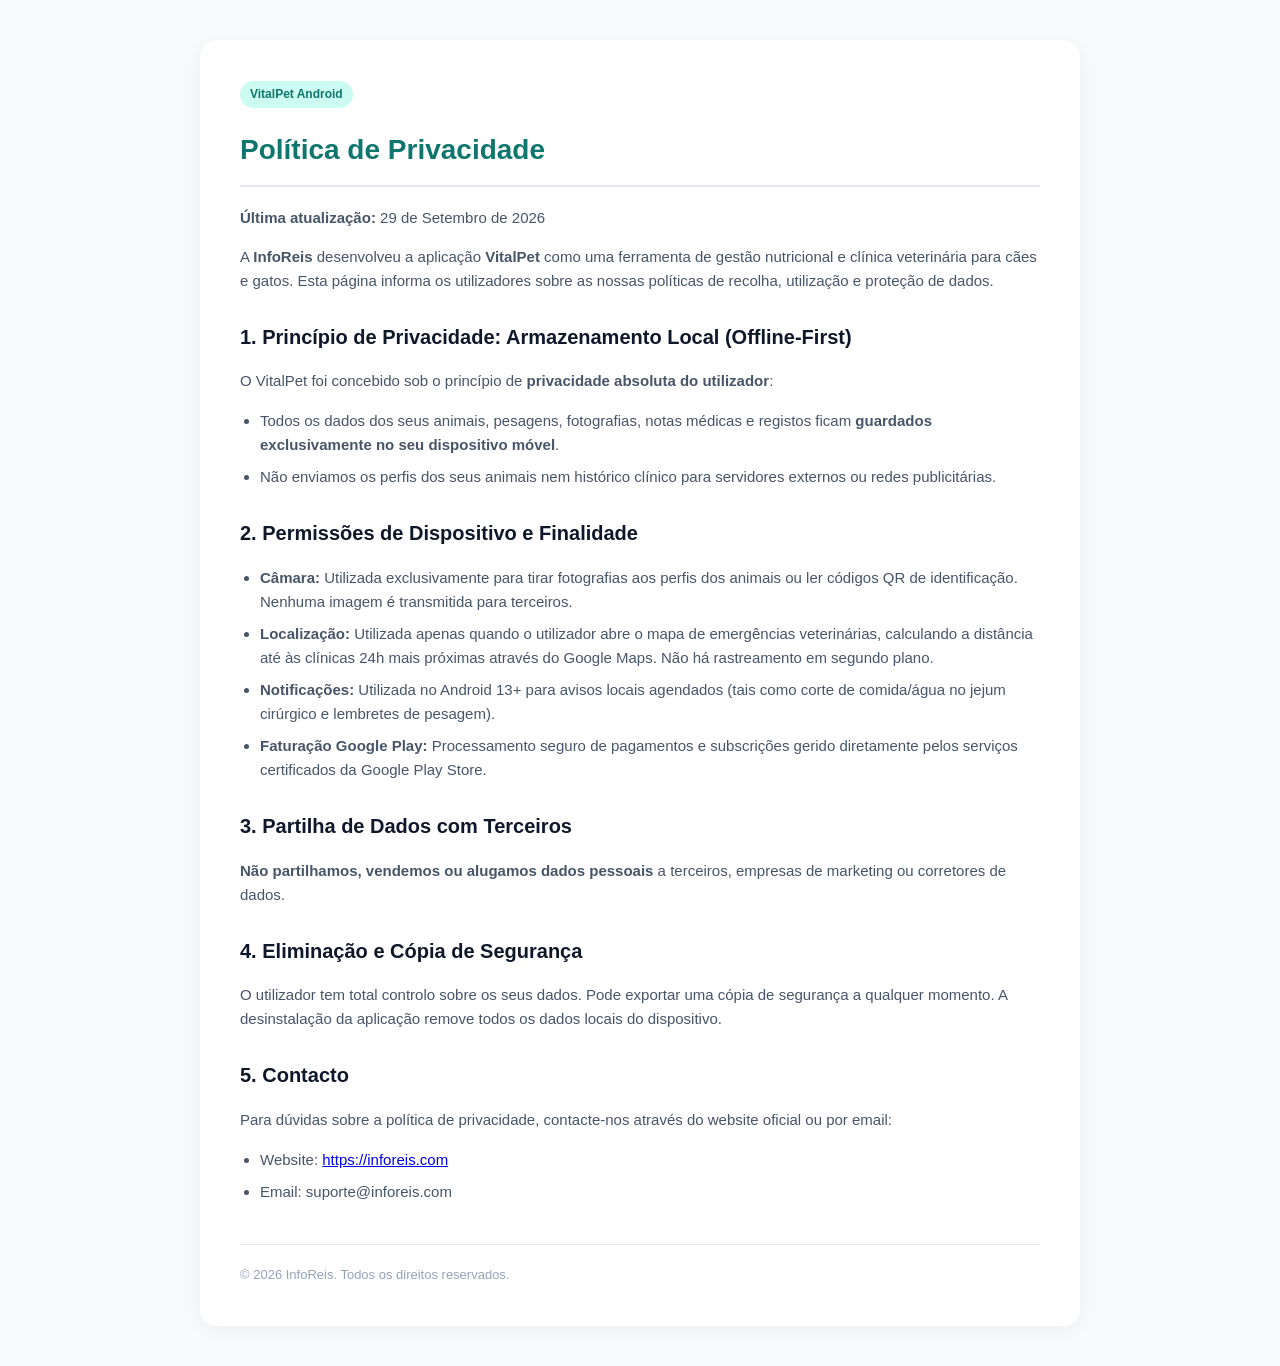
<file: privacy_policy.html>
<!DOCTYPE html>
<html lang="pt">
<head>
    <meta charset="UTF-8">
    <meta name="viewport" content="width=device-width, initial-scale=1.0">
    <title>Política de Privacidade — VitalPet</title>
    <style>
        body {
            font-family: -apple-system, BlinkMacSystemFont, "Segoe UI", Roboto, Helvetica, Arial, sans-serif;
            line-height: 1.6;
            color: #1e293b;
            background-color: #f8fafc;
            margin: 0;
            padding: 40px 20px;
        }
        .container {
            max-width: 800px;
            margin: 0 auto;
            background: #ffffff;
            padding: 40px;
            border-radius: 16px;
            box-shadow: 0 4px 20px rgba(0, 0, 0, 0.05);
        }
        h1 {
            color: #0f766e;
            font-size: 28px;
            border-bottom: 2px solid #e2e8f0;
            padding-bottom: 12px;
            margin-top: 0;
        }
        h2 {
            color: #0f172a;
            font-size: 20px;
            margin-top: 28px;
        }
        p, li {
            color: #475569;
            font-size: 15px;
        }
        ul {
            padding-left: 20px;
        }
        li {
            margin-bottom: 8px;
        }
        .badge {
            display: inline-block;
            background: #ccfbf1;
            color: #0f766e;
            padding: 4px 10px;
            border-radius: 20px;
            font-size: 12px;
            font-weight: 600;
            margin-bottom: 20px;
        }
        .footer {
            margin-top: 40px;
            border-top: 1px solid #e2e8f0;
            padding-top: 20px;
            font-size: 13px;
            color: #94a3b8;
        }
    </style>
</head>
<body>
    <div class="container">
        <span class="badge">VitalPet Android</span>
        <h1>Política de Privacidade</h1>
        <p><strong>Última atualização:</strong> 29 de Setembro de 2026</p>
        
        <p>A <strong>InfoReis</strong> desenvolveu a aplicação <strong>VitalPet</strong> como uma ferramenta de gestão nutricional e clínica veterinária para cães e gatos. Esta página informa os utilizadores sobre as nossas políticas de recolha, utilização e proteção de dados.</p>

        <h2>1. Princípio de Privacidade: Armazenamento Local (Offline-First)</h2>
        <p>O VitalPet foi concebido sob o princípio de <strong>privacidade absoluta do utilizador</strong>:</p>
        <ul>
            <li>Todos os dados dos seus animais, pesagens, fotografias, notas médicas e registos ficam <strong>guardados exclusivamente no seu dispositivo móvel</strong>.</li>
            <li>Não enviamos os perfis dos seus animais nem histórico clínico para servidores externos ou redes publicitárias.</li>
        </ul>

        <h2>2. Permissões de Dispositivo e Finalidade</h2>
        <ul>
            <li><strong>Câmara:</strong> Utilizada exclusivamente para tirar fotografias aos perfis dos animais ou ler códigos QR de identificação. Nenhuma imagem é transmitida para terceiros.</li>
            <li><strong>Localização:</strong> Utilizada apenas quando o utilizador abre o mapa de emergências veterinárias, calculando a distância até às clínicas 24h mais próximas através do Google Maps. Não há rastreamento em segundo plano.</li>
            <li><strong>Notificações:</strong> Utilizada no Android 13+ para avisos locais agendados (tais como corte de comida/água no jejum cirúrgico e lembretes de pesagem).</li>
            <li><strong>Faturação Google Play:</strong> Processamento seguro de pagamentos e subscrições gerido diretamente pelos serviços certificados da Google Play Store.</li>
        </ul>

        <h2>3. Partilha de Dados com Terceiros</h2>
        <p><strong>Não partilhamos, vendemos ou alugamos dados pessoais</strong> a terceiros, empresas de marketing ou corretores de dados.</p>

        <h2>4. Eliminação e Cópia de Segurança</h2>
        <p>O utilizador tem total controlo sobre os seus dados. Pode exportar uma cópia de segurança a qualquer momento. A desinstalação da aplicação remove todos os dados locais do dispositivo.</p>

        <h2>5. Contacto</h2>
        <p>Para dúvidas sobre a política de privacidade, contacte-nos através do website oficial ou por email:</p>
        <ul>
            <li>Website: <a href="https://inforeis.com" target="_blank" rel="noopener">https://inforeis.com</a></li>
            <li>Email: suporte@inforeis.com</li>
        </ul>

        <div class="footer">
            &copy; 2026 InfoReis. Todos os direitos reservados.
        </div>
    </div>
</body>
</html>
</file>
<file: css/app.css>
/* VitalPet PWA — Design System & Stylesheet */
:root {
  --primary: #00897B;
  --primary-dark: #004D40;
  --primary-light: #4DB6AC;
  --primary-soft: rgba(0, 137, 123, 0.12);
  --accent: #FFB300;
  --accent-soft: rgba(255, 179, 0, 0.15);
  
  --danger: #EF5350;
  --danger-soft: rgba(239, 83, 80, 0.15);
  --warning: #FFA726;
  --warning-soft: rgba(255, 167, 38, 0.15);
  --success: #66BB6A;
  --success-soft: rgba(102, 187, 106, 0.15);
  --info: #29B6F6;
  --info-soft: rgba(41, 182, 246, 0.15);

  --bg-main: #0B1120;
  --bg-card: rgba(30, 41, 59, 0.7);
  --bg-card-hover: rgba(51, 65, 85, 0.85);
  --bg-sidebar: rgba(15, 23, 42, 0.95);
  --border-color: rgba(255, 255, 255, 0.08);
  --text-main: #F1F5F9;
  --text-muted: #94A3B8;
  --text-dim: #64748B;
  
  --font-family: -apple-system, BlinkMacSystemFont, 'Segoe UI', Roboto, Helvetica, Arial, sans-serif;
  --radius-sm: 8px;
  --radius-md: 14px;
  --radius-lg: 20px;
  --radius-full: 9999px;
  --shadow-sm: 0 2px 8px rgba(0, 0, 0, 0.2);
  --shadow-md: 0 6px 20px rgba(0, 0, 0, 0.35);
  --shadow-lg: 0 12px 36px rgba(0, 0, 0, 0.5);
}

@media (prefers-color-scheme: light) {
  body.theme-auto {
    --bg-main: #F8FAFC;
    --bg-card: rgba(255, 255, 255, 0.9);
    --bg-card-hover: #FFFFFF;
    --bg-sidebar: #FFFFFF;
    --border-color: rgba(0, 0, 0, 0.08);
    --text-main: #0F172A;
    --text-muted: #475569;
    --text-dim: #94A3B8;
    --shadow-sm: 0 2px 8px rgba(0, 0, 0, 0.06);
    --shadow-md: 0 6px 20px rgba(0, 0, 0, 0.1);
  }
}

* {
  box-sizing: border-box;
  margin: 0;
  padding: 0;
  -webkit-tap-highlight-color: transparent;
}

body {
  font-family: var(--font-family);
  background-color: var(--bg-main);
  color: var(--text-main);
  min-height: 100vh;
  display: flex;
  overflow-x: hidden;
  line-height: 1.5;
}

/* App Layout */
.app-container {
  display: flex;
  width: 100vw;
  height: 100vh;
  overflow: hidden;
}

/* Sidebar */
.sidebar {
  width: 260px;
  background: var(--bg-sidebar);
  border-right: 1px solid var(--border-color);
  backdrop-filter: blur(20px);
  display: flex;
  flex-direction: column;
  padding: 20px 14px;
  z-index: 50;
  transition: all 0.3s ease;
}

.brand {
  display: flex;
  align-items: center;
  gap: 12px;
  padding: 6px 10px;
  margin-bottom: 24px;
}

.brand-icon {
  width: 38px;
  height: 38px;
  border-radius: var(--radius-sm);
  background: linear-gradient(135deg, var(--primary), var(--primary-dark));
  display: flex;
  align-items: center;
  justify-content: center;
  box-shadow: 0 4px 12px rgba(0, 137, 123, 0.4);
}

.brand-icon img {
  width: 100%;
  height: 100%;
  border-radius: var(--radius-sm);
  object-fit: cover;
}

.brand-title {
  font-size: 19px;
  font-weight: 800;
  letter-spacing: -0.5px;
  background: linear-gradient(135deg, #4DB6AC, #FFFFFF);
  -webkit-background-clip: text;
  -webkit-text-fill-color: transparent;
}

.brand-badge {
  font-size: 10px;
  font-weight: 700;
  background: var(--primary-soft);
  color: var(--primary-light);
  padding: 2px 6px;
  border-radius: var(--radius-full);
  margin-left: 4px;
}

.nav-links {
  list-style: none;
  display: flex;
  flex-direction: column;
  gap: 6px;
  flex: 1;
  overflow-y: auto;
}

.nav-item {
  display: flex;
  align-items: center;
  gap: 12px;
  padding: 10px 14px;
  border-radius: var(--radius-md);
  color: var(--text-muted);
  text-decoration: none;
  font-size: 14px;
  font-weight: 500;
  cursor: pointer;
  transition: all 0.2s ease;
}

.nav-item:hover {
  background: rgba(255, 255, 255, 0.05);
  color: var(--text-main);
  transform: translateX(3px);
}

.nav-item.active {
  background: var(--primary-soft);
  color: var(--primary-light);
  font-weight: 700;
  border: 1px solid rgba(77, 182, 172, 0.25);
}

.nav-item svg {
  width: 20px;
  height: 20px;
  flex-shrink: 0;
}

.sidebar-footer {
  padding-top: 14px;
  border-top: 1px solid var(--border-color);
  display: flex;
  flex-direction: column;
  gap: 10px;
}

.lang-selector {
  width: 100%;
  padding: 8px 12px;
  background: rgba(255, 255, 255, 0.04);
  border: 1px solid var(--border-color);
  border-radius: var(--radius-sm);
  color: var(--text-main);
  font-size: 13px;
  cursor: pointer;
  outline: none;
}

/* Main Content Area */
.main-wrapper {
  flex: 1;
  display: flex;
  flex-direction: column;
  overflow: hidden;
}

.top-header {
  height: 64px;
  padding: 0 28px;
  display: flex;
  align-items: center;
  justify-content: space-between;
  border-bottom: 1px solid var(--border-color);
  background: rgba(15, 23, 42, 0.7);
  backdrop-filter: blur(16px);
}

.header-title-group h1 {
  font-size: 20px;
  font-weight: 700;
  letter-spacing: -0.3px;
}

.header-title-group p {
  font-size: 12px;
  color: var(--text-muted);
}

.header-actions {
  display: flex;
  align-items: center;
  gap: 12px;
}

.btn {
  display: inline-flex;
  align-items: center;
  gap: 8px;
  padding: 9px 16px;
  border-radius: var(--radius-md);
  font-size: 13.5px;
  font-weight: 600;
  cursor: pointer;
  border: none;
  transition: all 0.2s ease;
  outline: none;
}

.btn-primary {
  background: linear-gradient(135deg, var(--primary), var(--primary-dark));
  color: white;
  box-shadow: 0 3px 12px rgba(0, 137, 123, 0.35);
}

.btn-primary:hover {
  filter: brightness(1.1);
  transform: translateY(-1px);
}

.btn-outline {
  background: transparent;
  color: var(--text-main);
  border: 1px solid var(--border-color);
}

.btn-outline:hover {
  background: rgba(255, 255, 255, 0.05);
}

.btn-danger {
  background: var(--danger-soft);
  color: var(--danger);
  border: 1px solid rgba(239, 83, 80, 0.3);
}

.content-body {
  flex: 1;
  overflow-y: auto;
  padding: 24px 28px 48px;
}

/* Tabs View Container */
.tab-page {
  display: none;
  animation: fadeIn 0.25s ease forwards;
}

.tab-page.active {
  display: block;
}

@keyframes fadeIn {
  from { opacity: 0; transform: translateY(6px); }
  to { opacity: 1; transform: translateY(0); }
}

/* Grid & Cards */
.grid-stats {
  display: grid;
  grid-template-columns: repeat(auto-fit, minmax(220px, 1fr));
  gap: 16px;
  margin-bottom: 24px;
}

.stat-card {
  background: var(--bg-card);
  border: 1px solid var(--border-color);
  border-radius: var(--radius-lg);
  padding: 18px;
  backdrop-filter: blur(12px);
  display: flex;
  align-items: center;
  gap: 16px;
  transition: all 0.2s ease;
}

.stat-card:hover {
  background: var(--bg-card-hover);
  border-color: rgba(77, 182, 172, 0.3);
  transform: translateY(-2px);
}

.stat-icon {
  width: 44px;
  height: 44px;
  border-radius: var(--radius-md);
  display: flex;
  align-items: center;
  justify-content: center;
  flex-shrink: 0;
}

.stat-info h4 {
  font-size: 12px;
  font-weight: 500;
  color: var(--text-muted);
  text-transform: uppercase;
  letter-spacing: 0.5px;
}

.stat-info .stat-value {
  font-size: 22px;
  font-weight: 800;
  margin-top: 2px;
}

/* Alert Banner */
.alerts-container {
  display: flex;
  flex-direction: column;
  gap: 10px;
  margin-bottom: 24px;
}

.alert-banner {
  display: flex;
  align-items: center;
  gap: 14px;
  padding: 14px 18px;
  border-radius: var(--radius-md);
  border-left: 4px solid;
}

.alert-high {
  background: var(--danger-soft);
  border-color: var(--danger);
  color: #FFCDD2;
}

.alert-medium {
  background: var(--warning-soft);
  border-color: var(--warning);
  color: #FFE082;
}

/* Split Layouts */
.split-layout {
  display: grid;
  grid-template-columns: 320px 1fr;
  gap: 24px;
}

@media (max-width: 900px) {
  .split-layout {
    grid-template-columns: 1fr;
  }
}

.panel {
  background: var(--bg-card);
  border: 1px solid var(--border-color);
  border-radius: var(--radius-lg);
  padding: 20px;
  backdrop-filter: blur(12px);
}

.panel-header {
  display: flex;
  align-items: center;
  justify-content: space-between;
  margin-bottom: 16px;
}

.panel-title {
  font-size: 16px;
  font-weight: 700;
  display: flex;
  align-items: center;
  gap: 8px;
}

/* Pet Chips */
.pet-chips-list {
  display: flex;
  flex-direction: column;
  gap: 8px;
  margin-bottom: 16px;
}

.pet-chip-item {
  display: flex;
  align-items: center;
  gap: 12px;
  padding: 10px 14px;
  border-radius: var(--radius-md);
  background: rgba(255, 255, 255, 0.03);
  border: 1px solid var(--border-color);
  cursor: pointer;
  transition: all 0.2s ease;
}

.pet-chip-item:hover {
  background: rgba(255, 255, 255, 0.07);
}

.pet-chip-item.active {
  border-color: var(--primary);
  background: var(--primary-soft);
}

.pet-chip-avatar {
  width: 36px;
  height: 36px;
  border-radius: 50%;
  background: linear-gradient(135deg, var(--primary), var(--accent));
  display: flex;
  align-items: center;
  justify-content: center;
  font-weight: 700;
  font-size: 14px;
  color: white;
}

/* Log Cards Timeline */
.timeline-list {
  display: flex;
  flex-direction: column;
  gap: 12px;
}

.log-card {
  background: rgba(255, 255, 255, 0.03);
  border: 1px solid var(--border-color);
  border-radius: var(--radius-md);
  padding: 16px;
  transition: all 0.2s ease;
}

.log-card:hover {
  background: rgba(255, 255, 255, 0.06);
}

.log-card-header {
  display: flex;
  align-items: center;
  justify-content: space-between;
  margin-bottom: 10px;
}

.tag-badge {
  font-size: 11px;
  font-weight: 700;
  padding: 3px 8px;
  border-radius: var(--radius-sm);
  display: inline-flex;
  align-items: center;
  gap: 4px;
}

/* Chart Canvas / SVG Container */
.chart-container {
  width: 100%;
  height: 280px;
  background: rgba(15, 23, 42, 0.5);
  border-radius: var(--radius-md);
  padding: 16px;
  position: relative;
  display: flex;
  flex-direction: column;
}

.chart-svg {
  width: 100%;
  height: 100%;
  overflow: visible;
}

/* Modal Dialog */
.modal-overlay {
  position: fixed;
  top: 0;
  left: 0;
  right: 0;
  bottom: 0;
  background: rgba(0, 0, 0, 0.7);
  backdrop-filter: blur(8px);
  display: none;
  align-items: center;
  justify-content: center;
  z-index: 100;
  padding: 16px;
}

.modal-overlay.open {
  display: flex;
}

.modal-box {
  background: #1E293B;
  border: 1px solid var(--border-color);
  border-radius: var(--radius-lg);
  width: 100%;
  max-width: 520px;
  max-height: 90vh;
  overflow-y: auto;
  box-shadow: var(--shadow-lg);
  padding: 24px;
  display: flex;
  flex-direction: column;
  gap: 16px;
}

.form-group {
  display: flex;
  flex-direction: column;
  gap: 6px;
}

.form-group label {
  font-size: 12.5px;
  font-weight: 600;
  color: var(--text-muted);
}

.form-input, .form-select, .form-textarea {
  background: rgba(15, 23, 42, 0.6);
  border: 1px solid var(--border-color);
  border-radius: var(--radius-md);
  padding: 10px 14px;
  color: var(--text-main);
  font-size: 14px;
  outline: none;
  transition: all 0.2s ease;
}

.form-input:focus, .form-select:focus, .form-textarea:focus {
  border-color: var(--primary);
  box-shadow: 0 0 0 3px rgba(0, 137, 123, 0.2);
}

/* Mobile Bottom Navigation */
.mobile-nav {
  display: none;
  position: fixed;
  bottom: 0;
  left: 0;
  right: 0;
  height: 60px;
  background: rgba(15, 23, 42, 0.95);
  backdrop-filter: blur(20px);
  border-top: 1px solid var(--border-color);
  z-index: 60;
  justify-content: space-around;
  align-items: center;
}

.mobile-nav-item {
  display: flex;
  flex-direction: column;
  align-items: center;
  gap: 3px;
  color: var(--text-muted);
  text-decoration: none;
  font-size: 10px;
  font-weight: 600;
}

.mobile-nav-item.active {
  color: var(--primary-light);
}

@media (max-width: 768px) {
  .sidebar {
    display: none;
  }
  .mobile-nav {
    display: flex;
  }
  .top-header {
    padding: 0 16px;
  }
  .content-body {
    padding: 16px 16px 80px;
  }
}
</file>
<file: pwa/css/app.css>
/* VitalPet PWA — Design System & Stylesheet */
:root {
  --primary: #00897B;
  --primary-dark: #004D40;
  --primary-light: #4DB6AC;
  --primary-soft: rgba(0, 137, 123, 0.12);
  --accent: #FFB300;
  --accent-soft: rgba(255, 179, 0, 0.15);
  
  --danger: #EF5350;
  --danger-soft: rgba(239, 83, 80, 0.15);
  --warning: #FFA726;
  --warning-soft: rgba(255, 167, 38, 0.15);
  --success: #66BB6A;
  --success-soft: rgba(102, 187, 106, 0.15);
  --info: #29B6F6;
  --info-soft: rgba(41, 182, 246, 0.15);

  --bg-main: #0B1120;
  --bg-card: rgba(30, 41, 59, 0.7);
  --bg-card-hover: rgba(51, 65, 85, 0.85);
  --bg-sidebar: rgba(15, 23, 42, 0.95);
  --border-color: rgba(255, 255, 255, 0.08);
  --text-main: #F1F5F9;
  --text-muted: #94A3B8;
  --text-dim: #64748B;
  
  --font-family: -apple-system, BlinkMacSystemFont, 'Segoe UI', Roboto, Helvetica, Arial, sans-serif;
  --radius-sm: 8px;
  --radius-md: 14px;
  --radius-lg: 20px;
  --radius-full: 9999px;
  --shadow-sm: 0 2px 8px rgba(0, 0, 0, 0.2);
  --shadow-md: 0 6px 20px rgba(0, 0, 0, 0.35);
  --shadow-lg: 0 12px 36px rgba(0, 0, 0, 0.5);
}

@media (prefers-color-scheme: light) {
  body.theme-auto {
    --bg-main: #F8FAFC;
    --bg-card: rgba(255, 255, 255, 0.9);
    --bg-card-hover: #FFFFFF;
    --bg-sidebar: #FFFFFF;
    --border-color: rgba(0, 0, 0, 0.08);
    --text-main: #0F172A;
    --text-muted: #475569;
    --text-dim: #94A3B8;
    --shadow-sm: 0 2px 8px rgba(0, 0, 0, 0.06);
    --shadow-md: 0 6px 20px rgba(0, 0, 0, 0.1);
  }
}

* {
  box-sizing: border-box;
  margin: 0;
  padding: 0;
  -webkit-tap-highlight-color: transparent;
}

body {
  font-family: var(--font-family);
  background-color: var(--bg-main);
  color: var(--text-main);
  min-height: 100vh;
  display: flex;
  overflow-x: hidden;
  line-height: 1.5;
}

/* App Layout */
.app-container {
  display: flex;
  width: 100vw;
  height: 100vh;
  overflow: hidden;
}

/* Sidebar */
.sidebar {
  width: 260px;
  background: var(--bg-sidebar);
  border-right: 1px solid var(--border-color);
  backdrop-filter: blur(20px);
  display: flex;
  flex-direction: column;
  padding: 20px 14px;
  z-index: 50;
  transition: all 0.3s ease;
}

.brand {
  display: flex;
  align-items: center;
  gap: 12px;
  padding: 6px 10px;
  margin-bottom: 24px;
}

.brand-icon {
  width: 38px;
  height: 38px;
  border-radius: var(--radius-sm);
  background: linear-gradient(135deg, var(--primary), var(--primary-dark));
  display: flex;
  align-items: center;
  justify-content: center;
  box-shadow: 0 4px 12px rgba(0, 137, 123, 0.4);
}

.brand-icon img {
  width: 100%;
  height: 100%;
  border-radius: var(--radius-sm);
  object-fit: cover;
}

.brand-title {
  font-size: 19px;
  font-weight: 800;
  letter-spacing: -0.5px;
  background: linear-gradient(135deg, #4DB6AC, #FFFFFF);
  -webkit-background-clip: text;
  -webkit-text-fill-color: transparent;
}

.brand-badge {
  font-size: 10px;
  font-weight: 700;
  background: var(--primary-soft);
  color: var(--primary-light);
  padding: 2px 6px;
  border-radius: var(--radius-full);
  margin-left: 4px;
}

.nav-links {
  list-style: none;
  display: flex;
  flex-direction: column;
  gap: 6px;
  flex: 1;
  overflow-y: auto;
}

.nav-item {
  display: flex;
  align-items: center;
  gap: 12px;
  padding: 10px 14px;
  border-radius: var(--radius-md);
  color: var(--text-muted);
  text-decoration: none;
  font-size: 14px;
  font-weight: 500;
  cursor: pointer;
  transition: all 0.2s ease;
}

.nav-item:hover {
  background: rgba(255, 255, 255, 0.05);
  color: var(--text-main);
  transform: translateX(3px);
}

.nav-item.active {
  background: var(--primary-soft);
  color: var(--primary-light);
  font-weight: 700;
  border: 1px solid rgba(77, 182, 172, 0.25);
}

.nav-item svg {
  width: 20px;
  height: 20px;
  flex-shrink: 0;
}

.sidebar-footer {
  padding-top: 14px;
  border-top: 1px solid var(--border-color);
  display: flex;
  flex-direction: column;
  gap: 10px;
}

.lang-selector {
  width: 100%;
  padding: 8px 12px;
  background: rgba(255, 255, 255, 0.04);
  border: 1px solid var(--border-color);
  border-radius: var(--radius-sm);
  color: var(--text-main);
  font-size: 13px;
  cursor: pointer;
  outline: none;
}

/* Main Content Area */
.main-wrapper {
  flex: 1;
  display: flex;
  flex-direction: column;
  overflow: hidden;
}

.top-header {
  height: 64px;
  padding: 0 28px;
  display: flex;
  align-items: center;
  justify-content: space-between;
  border-bottom: 1px solid var(--border-color);
  background: rgba(15, 23, 42, 0.7);
  backdrop-filter: blur(16px);
}

.header-title-group h1 {
  font-size: 20px;
  font-weight: 700;
  letter-spacing: -0.3px;
}

.header-title-group p {
  font-size: 12px;
  color: var(--text-muted);
}

.header-actions {
  display: flex;
  align-items: center;
  gap: 12px;
}

.btn {
  display: inline-flex;
  align-items: center;
  gap: 8px;
  padding: 9px 16px;
  border-radius: var(--radius-md);
  font-size: 13.5px;
  font-weight: 600;
  cursor: pointer;
  border: none;
  transition: all 0.2s ease;
  outline: none;
}

.btn-primary {
  background: linear-gradient(135deg, var(--primary), var(--primary-dark));
  color: white;
  box-shadow: 0 3px 12px rgba(0, 137, 123, 0.35);
}

.btn-primary:hover {
  filter: brightness(1.1);
  transform: translateY(-1px);
}

.btn-outline {
  background: transparent;
  color: var(--text-main);
  border: 1px solid var(--border-color);
}

.btn-outline:hover {
  background: rgba(255, 255, 255, 0.05);
}

.btn-danger {
  background: var(--danger-soft);
  color: var(--danger);
  border: 1px solid rgba(239, 83, 80, 0.3);
}

.content-body {
  flex: 1;
  overflow-y: auto;
  padding: 24px 28px 48px;
}

/* Tabs View Container */
.tab-page {
  display: none;
  animation: fadeIn 0.25s ease forwards;
}

.tab-page.active {
  display: block;
}

@keyframes fadeIn {
  from { opacity: 0; transform: translateY(6px); }
  to { opacity: 1; transform: translateY(0); }
}

/* Grid & Cards */
.grid-stats {
  display: grid;
  grid-template-columns: repeat(auto-fit, minmax(220px, 1fr));
  gap: 16px;
  margin-bottom: 24px;
}

.stat-card {
  background: var(--bg-card);
  border: 1px solid var(--border-color);
  border-radius: var(--radius-lg);
  padding: 18px;
  backdrop-filter: blur(12px);
  display: flex;
  align-items: center;
  gap: 16px;
  transition: all 0.2s ease;
}

.stat-card:hover {
  background: var(--bg-card-hover);
  border-color: rgba(77, 182, 172, 0.3);
  transform: translateY(-2px);
}

.stat-icon {
  width: 44px;
  height: 44px;
  border-radius: var(--radius-md);
  display: flex;
  align-items: center;
  justify-content: center;
  flex-shrink: 0;
}

.stat-info h4 {
  font-size: 12px;
  font-weight: 500;
  color: var(--text-muted);
  text-transform: uppercase;
  letter-spacing: 0.5px;
}

.stat-info .stat-value {
  font-size: 22px;
  font-weight: 800;
  margin-top: 2px;
}

/* Alert Banner */
.alerts-container {
  display: flex;
  flex-direction: column;
  gap: 10px;
  margin-bottom: 24px;
}

.alert-banner {
  display: flex;
  align-items: center;
  gap: 14px;
  padding: 14px 18px;
  border-radius: var(--radius-md);
  border-left: 4px solid;
}

.alert-high {
  background: var(--danger-soft);
  border-color: var(--danger);
  color: #FFCDD2;
}

.alert-medium {
  background: var(--warning-soft);
  border-color: var(--warning);
  color: #FFE082;
}

/* Split Layouts */
.split-layout {
  display: grid;
  grid-template-columns: 320px 1fr;
  gap: 24px;
}

@media (max-width: 900px) {
  .split-layout {
    grid-template-columns: 1fr;
  }
}

.panel {
  background: var(--bg-card);
  border: 1px solid var(--border-color);
  border-radius: var(--radius-lg);
  padding: 20px;
  backdrop-filter: blur(12px);
}

.panel-header {
  display: flex;
  align-items: center;
  justify-content: space-between;
  margin-bottom: 16px;
}

.panel-title {
  font-size: 16px;
  font-weight: 700;
  display: flex;
  align-items: center;
  gap: 8px;
}

/* Pet Chips */
.pet-chips-list {
  display: flex;
  flex-direction: column;
  gap: 8px;
  margin-bottom: 16px;
}

.pet-chip-item {
  display: flex;
  align-items: center;
  gap: 12px;
  padding: 10px 14px;
  border-radius: var(--radius-md);
  background: rgba(255, 255, 255, 0.03);
  border: 1px solid var(--border-color);
  cursor: pointer;
  transition: all 0.2s ease;
}

.pet-chip-item:hover {
  background: rgba(255, 255, 255, 0.07);
}

.pet-chip-item.active {
  border-color: var(--primary);
  background: var(--primary-soft);
}

.pet-chip-avatar {
  width: 36px;
  height: 36px;
  border-radius: 50%;
  background: linear-gradient(135deg, var(--primary), var(--accent));
  display: flex;
  align-items: center;
  justify-content: center;
  font-weight: 700;
  font-size: 14px;
  color: white;
}

/* Log Cards Timeline */
.timeline-list {
  display: flex;
  flex-direction: column;
  gap: 12px;
}

.log-card {
  background: rgba(255, 255, 255, 0.03);
  border: 1px solid var(--border-color);
  border-radius: var(--radius-md);
  padding: 16px;
  transition: all 0.2s ease;
}

.log-card:hover {
  background: rgba(255, 255, 255, 0.06);
}

.log-card-header {
  display: flex;
  align-items: center;
  justify-content: space-between;
  margin-bottom: 10px;
}

.tag-badge {
  font-size: 11px;
  font-weight: 700;
  padding: 3px 8px;
  border-radius: var(--radius-sm);
  display: inline-flex;
  align-items: center;
  gap: 4px;
}

/* Chart Canvas / SVG Container */
.chart-container {
  width: 100%;
  height: 280px;
  background: rgba(15, 23, 42, 0.5);
  border-radius: var(--radius-md);
  padding: 16px;
  position: relative;
  display: flex;
  flex-direction: column;
}

.chart-svg {
  width: 100%;
  height: 100%;
  overflow: visible;
}

/* Modal Dialog */
.modal-overlay {
  position: fixed;
  top: 0;
  left: 0;
  right: 0;
  bottom: 0;
  background: rgba(0, 0, 0, 0.7);
  backdrop-filter: blur(8px);
  display: none;
  align-items: center;
  justify-content: center;
  z-index: 100;
  padding: 16px;
}

.modal-overlay.open {
  display: flex;
}

.modal-box {
  background: #1E293B;
  border: 1px solid var(--border-color);
  border-radius: var(--radius-lg);
  width: 100%;
  max-width: 520px;
  max-height: 90vh;
  overflow-y: auto;
  box-shadow: var(--shadow-lg);
  padding: 24px;
  display: flex;
  flex-direction: column;
  gap: 16px;
}

.form-group {
  display: flex;
  flex-direction: column;
  gap: 6px;
}

.form-group label {
  font-size: 12.5px;
  font-weight: 600;
  color: var(--text-muted);
}

.form-input, .form-select, .form-textarea {
  background: rgba(15, 23, 42, 0.6);
  border: 1px solid var(--border-color);
  border-radius: var(--radius-md);
  padding: 10px 14px;
  color: var(--text-main);
  font-size: 14px;
  outline: none;
  transition: all 0.2s ease;
}

.form-input:focus, .form-select:focus, .form-textarea:focus {
  border-color: var(--primary);
  box-shadow: 0 0 0 3px rgba(0, 137, 123, 0.2);
}

/* Mobile Bottom Navigation */
.mobile-nav {
  display: none;
  position: fixed;
  bottom: 0;
  left: 0;
  right: 0;
  height: 60px;
  background: rgba(15, 23, 42, 0.95);
  backdrop-filter: blur(20px);
  border-top: 1px solid var(--border-color);
  z-index: 60;
  justify-content: space-around;
  align-items: center;
}

.mobile-nav-item {
  display: flex;
  flex-direction: column;
  align-items: center;
  gap: 3px;
  color: var(--text-muted);
  text-decoration: none;
  font-size: 10px;
  font-weight: 600;
}

.mobile-nav-item.active {
  color: var(--primary-light);
}

@media (max-width: 768px) {
  .sidebar {
    display: none;
  }
  .mobile-nav {
    display: flex;
  }
  .top-header {
    padding: 0 16px;
  }
  .content-body {
    padding: 16px 16px 80px;
  }
}
</file>
